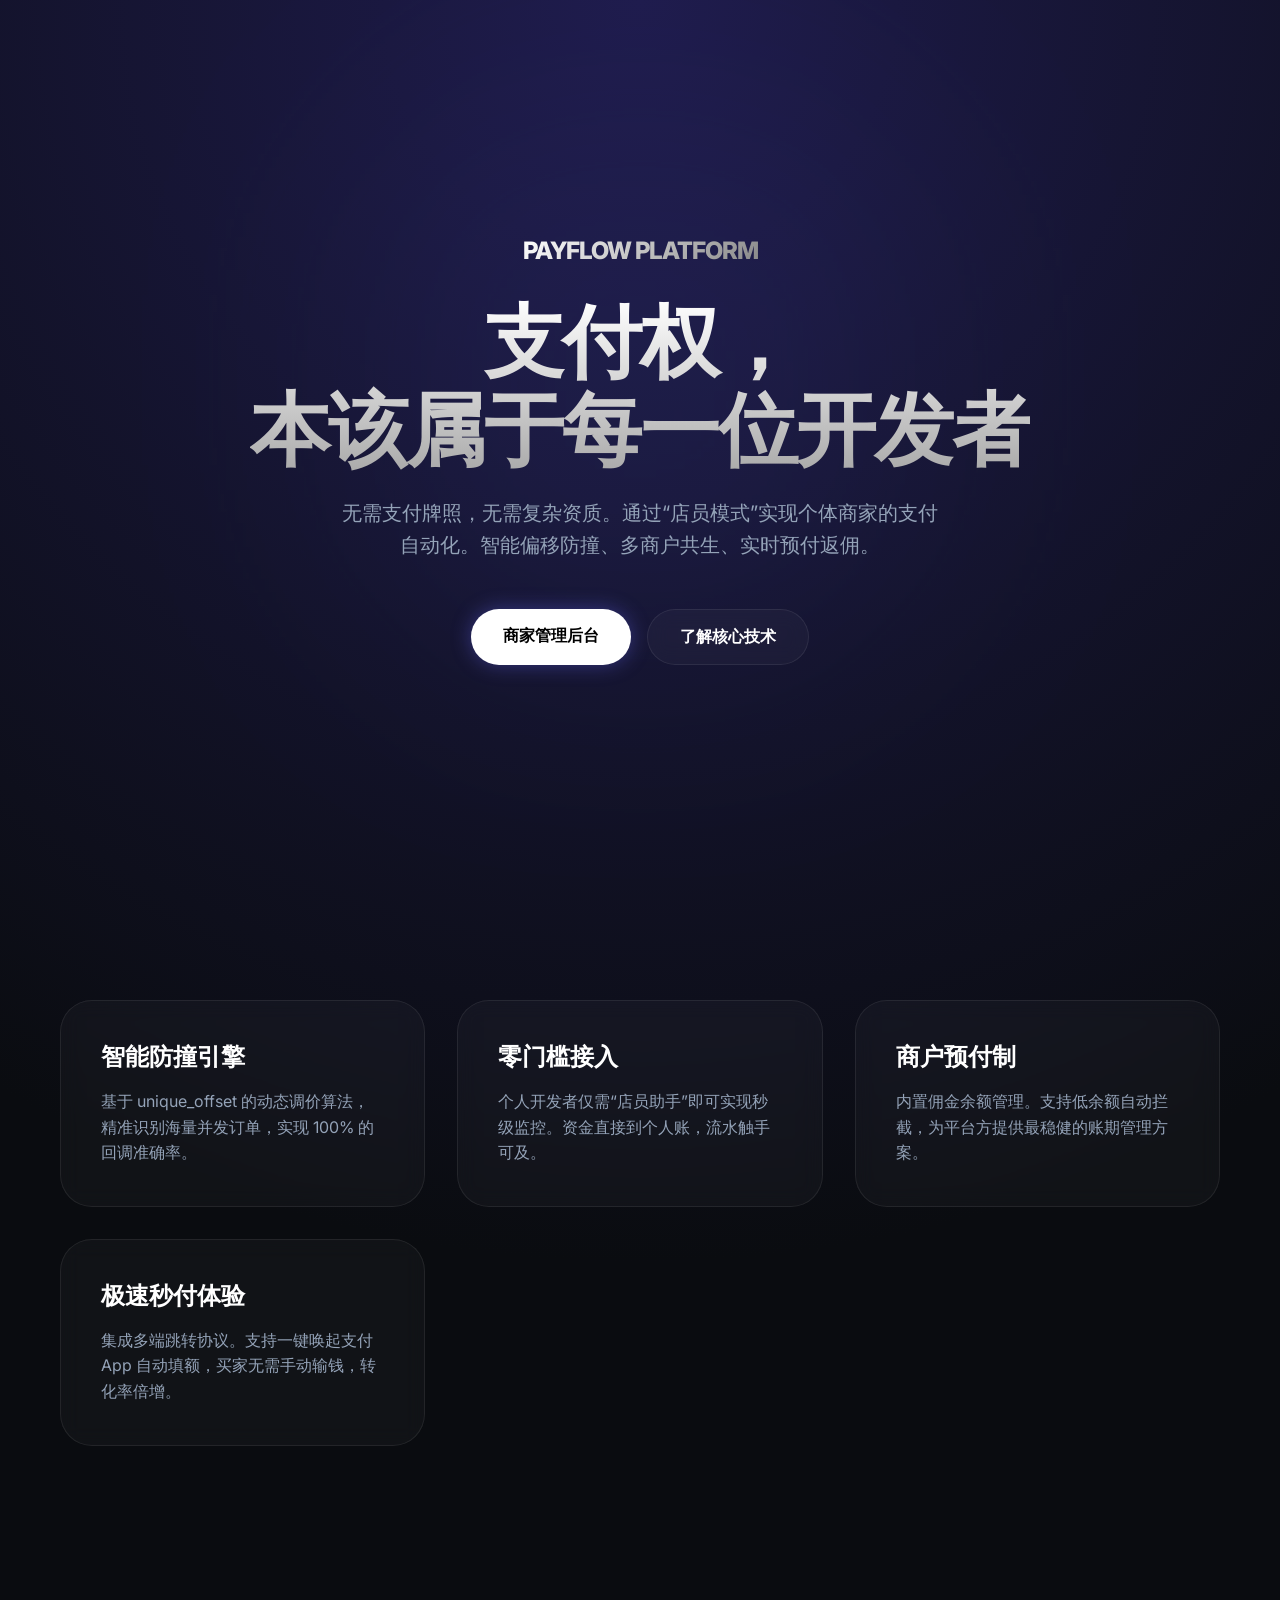
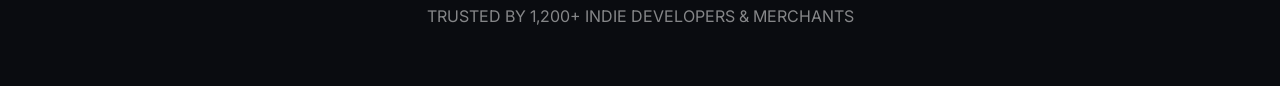
<file: frontend/index.html>
<!DOCTYPE html>
<html lang="zh-CN">
<head>
    <meta charset="UTF-8">
    <meta name="viewport" content="width=device-width, initial-scale=1.0">
    <title>PayFlow | 个体开发者的支付终极解决方案</title>
    <link rel="stylesheet" href="css/style.css">
    <link rel="preconnect" href="https://fonts.googleapis.com">
    <link rel="preconnect" href="https://fonts.gstatic.com" crossorigin>
    <link href="https://fonts.googleapis.com/css2?family=Inter:wght@400;600;800&display=swap" rel="stylesheet">
    <style>
        :root {
            --primary-bg: #0a0c10;
            --accent: #6366f1;
            --accent-glow: rgba(99, 102, 241, 0.4);
            --card-bg: rgba(255, 255, 255, 0.03);
            --card-border: rgba(255, 255, 255, 0.08);
        }

        body {
            background: radial-gradient(circle at 50% 0%, #1e1b4b 0%, var(--primary-bg) 70%);
            margin: 0;
            padding: 0;
            font-family: 'Inter', sans-serif;
            color: white;
            overflow-x: hidden;
        }

        .hero {
            height: 100vh;
            display: flex;
            flex-direction: column;
            align-items: center;
            justify-content: center;
            text-align: center;
            padding: 0 20px;
            position: relative;
        }

        .hero::before {
            content: '';
            position: absolute;
            top: 20%;
            width: 400px;
            height: 400px;
            background: var(--accent);
            filter: blur(150px);
            opacity: 0.15;
            z-index: -1;
        }

        .logo-text {
            font-size: 24px;
            font-weight: 800;
            background: linear-gradient(135deg, #fff 0%, #888 100%);
            -webkit-background-clip: text;
            -webkit-text-fill-color: transparent;
            margin-bottom: 2rem;
            letter-spacing: -1px;
        }

        h1 {
            font-size: clamp(2.5rem, 8vw, 5rem);
            font-weight: 800;
            line-height: 1.1;
            margin: 0 0 1.5rem 0;
            letter-spacing: -2px;
            background: linear-gradient(to bottom, #fff, #aaa);
            -webkit-background-clip: text;
            -webkit-text-fill-color: transparent;
        }

        .tagline {
            font-size: 1.25rem;
            color: #94a3b8;
            max-width: 600px;
            margin-bottom: 3rem;
            line-height: 1.6;
        }

        .cta-group {
            display: flex;
            gap: 1rem;
            flex-wrap: wrap;
            justify-content: center;
        }

        .btn-premium {
            background: white;
            color: black;
            padding: 16px 32px;
            border-radius: 99px;
            font-weight: 700;
            text-decoration: none;
            transition: all 0.3s ease;
            box-shadow: 0 0 20px var(--accent-glow);
        }

        .btn-premium:hover {
            transform: translateY(-2px);
            box-shadow: 0 0 40px var(--accent-glow);
        }

        .btn-outline {
            border: 1px solid var(--card-border);
            color: white;
            padding: 16px 32px;
            border-radius: 99px;
            font-weight: 700;
            text-decoration: none;
            transition: all 0.3s ease;
            background: var(--card-bg);
            backdrop-filter: blur(10px);
        }

        .btn-outline:hover {
            background: rgba(255,255,255,0.1);
        }

        .features {
            padding: 100px 20px;
            max-width: 1200px;
            margin: 0 auto;
            display: grid;
            grid-template-columns: repeat(auto-fit, minmax(280px, 1fr));
            gap: 2rem;
        }

        .f-card {
            background: var(--card-bg);
            border: 1px solid var(--card-border);
            padding: 40px;
            border-radius: 32px;
            backdrop-filter: blur(10px);
            transition: transform 0.3s ease;
        }

        .f-card:hover {
            transform: translateY(-5px);
            border-color: var(--accent);
        }

        .f-card h3 {
            margin: 0 0 1rem 0;
            font-size: 1.5rem;
            color: #fff;
        }

        .f-card p {
            color: #94a3b8;
            line-height: 1.6;
            margin: 0;
        }

        .stats {
            text-align: center;
            padding: 60px 20px;
            opacity: 0.5;
        }
    </style>
</head>
<body>
    <section class="hero">
        <div class="logo-text">PAYFLOW PLATFORM</div>
        <h1>支付权，<br>本该属于每一位开发者</h1>
        <p class="tagline">
            无需支付牌照，无需复杂资质。通过“店员模式”实现个体商家的支付自动化。智能偏移防撞、多商户共生、实时预付返佣。
        </p>
        <div class="cta-group">
            <a href="admin.html" class="btn-premium">商家管理后台</a>
            <a href="#features" class="btn-outline">了解核心技术</a>
        </div>
    </section>

    <div class="features" id="features">
        <div class="f-card">
            <h3>智能防撞引擎</h3>
            <p>基于 unique_offset 的动态调价算法，精准识别海量并发订单，实现 100% 的回调准确率。</p>
        </div>
        <div class="f-card">
            <h3>零门槛接入</h3>
            <p>个人开发者仅需“店员助手”即可实现秒级监控。资金直接到个人账，流水触手可及。</p>
        </div>
        <div class="f-card">
            <h3>商户预付制</h3>
            <p>内置佣金余额管理。支持低余额自动拦截，为平台方提供最稳健的账期管理方案。</p>
        </div>
        <div class="f-card">
            <h3>极速秒付体验</h3>
            <p>集成多端跳转协议。支持一键唤起支付 App 自动填额，买家无需手动输钱，转化率倍增。</p>
        </div>
    </div>

    <section class="stats">
        TRUSTED BY 1,200+ INDIE DEVELOPERS & MERCHANTS
    </section>

</body>
</html>
</file>
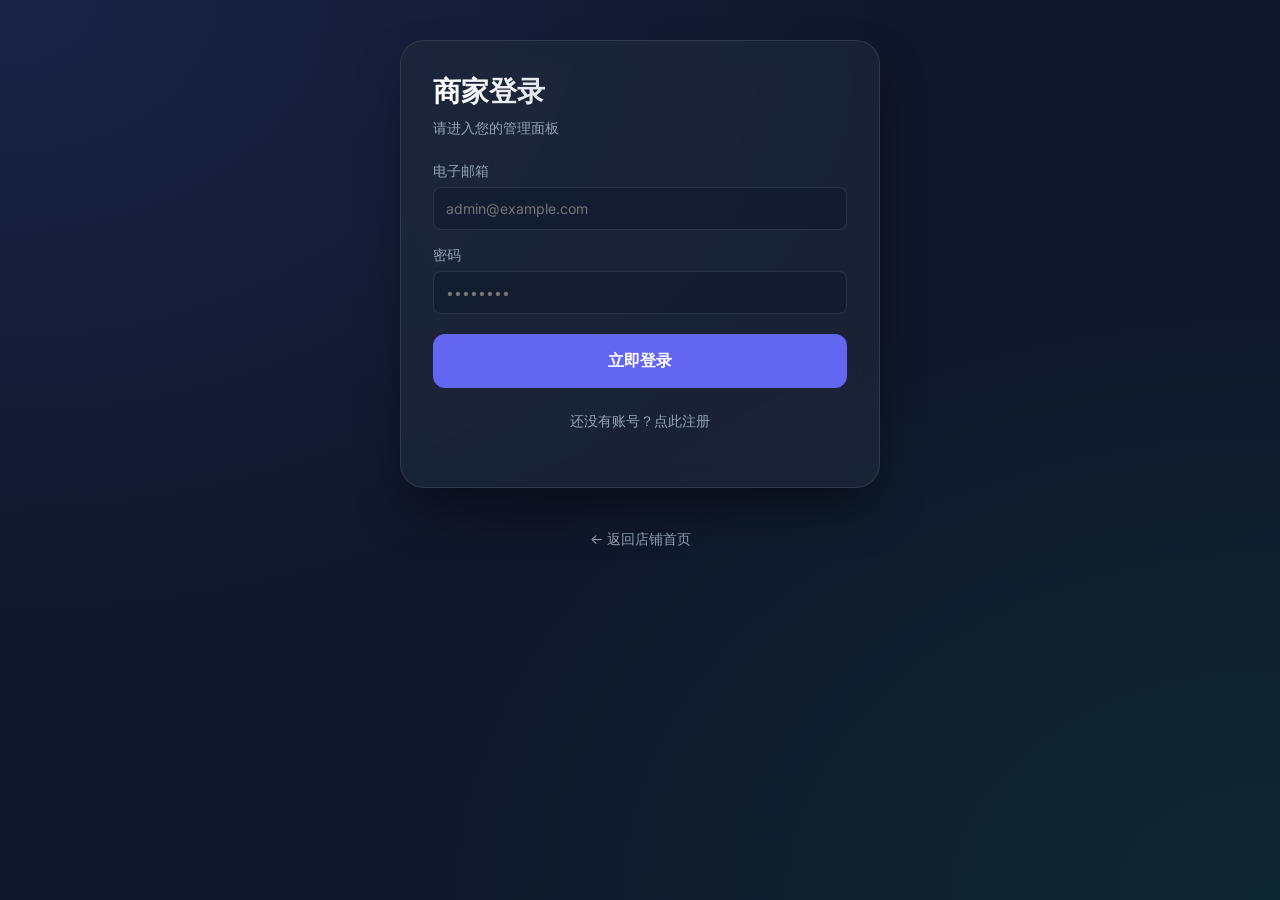
<file: frontend/admin.html>
<!DOCTYPE html>
<html lang="zh-CN">
<head>
    <meta charset="UTF-8">
    <meta name="viewport" content="width=device-width, initial-scale=1.0">
    <title>PayFlow 商家后台</title>
    <link rel="stylesheet" href="css/style.css">
    <link href="https://fonts.googleapis.com/css2?family=Inter:wght@400;600;800&display=swap" rel="stylesheet">
    <style>
        .admin-container { max-width: 1000px !important; }
        .stats-grid { display: grid; grid-template-columns: repeat(4, 1fr); gap: 16px; margin-bottom: 24px; }
        .stat-card { background: var(--glass-bg); padding: 16px; border-radius: 16px; border: 1px solid var(--glass-border); text-align: center; }
        .stat-val { font-size: 20px; font-weight: 800; color: var(--primary); margin-bottom: 4px; }
        .stat-label { font-size: 11px; color: var(--text-muted); text-transform: uppercase; letter-spacing: 1px; }
        
        /* Store Link Box */
        .store-url-box { background: rgba(59, 130, 246, 0.05); border: 1px dashed var(--primary); padding: 16px; border-radius: 12px; margin-bottom: 24px; display: flex; align-items: center; justify-content: space-between; }
        .url-text { font-family: monospace; color: var(--primary); font-size: 13px; }

        table { width: 100%; border-collapse: collapse; margin-top: 12px; color: var(--text-main); font-size: 14px; }
        th, td { text-align: left; padding: 12px; border-bottom: 1px solid var(--glass-border); }
        th { color: var(--text-muted); font-weight: 600; font-size: 12px; }
        
        .status-badge { padding: 4px 8px; border-radius: 6px; font-size: 11px; font-weight: 600; }
        .status-paid { background: rgba(16, 185, 129, 0.1); color: #10b981; }
        .status-pending { background: rgba(245, 158, 11, 0.1); color: #f59e0b; }
        .status-expired { background: rgba(239, 68, 68, 0.05); color: #94a3b8; }

        .btn-sm { padding: 6px 12px; font-size: 12px; width: auto; }
        
        .action-link { color: var(--primary); text-decoration: none; font-size: 13px; font-weight: 600; cursor: pointer; }
        
        /* Developer Settings */
        .dev-box { background: #1e293b; border-radius: 12px; padding: 16px; margin-top: 24px; border: 1px solid #334155; }
        .key-text { background: #0f172a; padding: 8px 12px; border-radius: 6px; font-family: monospace; color: #38bdf8; display: inline-block; margin: 8px 0; font-size: 13px; }
        
        .tab-btn { background: none; border: none; color: #94a3b8; padding: 8px 16px; cursor: pointer; font-size: 13px; border-bottom: 2px solid transparent; }
        .tab-btn.active { color: #38bdf8; border-bottom: 2px solid #38bdf8; }
        .tab-content { display: none; margin-top: 16px; }
        .tab-content.active { display: block; }

        ol { padding-left: 20px; color: #94a3b8; font-size: 12px; line-height: 1.8; }
        code { background: #0f172a; color: #38bdf8; padding: 2px 6px; border-radius: 4px; }
    </style>
</head>
<body>
    <div class="container admin-container">
        <!-- Dashboard Header -->
        <div style="display: flex; justify-content: space-between; align-items: center; margin-bottom: 24px;">
            <div>
                <h1 style="margin-bottom: 4px; font-size: 24px;">管理主页</h1>
                <p class="subtitle" id="merchant-email">加载中...</p>
            </div>
            <div style="display: flex; gap: 12px;">
                <button class="btn btn-secondary btn-sm" onclick="logout()">退出</button>
                <button class="btn btn-sm" onclick="showAddProduct()">+ 发布商品</button>
            </div>
        </div>

        <!-- Dashboard Stats -->
        <div class="stats-grid">
            <div class="stat-card" style="border-color: var(--primary); background: rgba(59, 130, 246, 0.1);">
                <div class="stat-val" id="stat-balance" style="color: #38bdf8;">¥0.00</div>
                <div class="stat-label">佣金余额 (积分)</div>
            </div>
            <div class="stat-card">
                <div class="stat-val" id="stat-sales">¥0.00</div>
                <div class="stat-label">成交总额</div>
            </div>
            <div class="stat-card">
                <div class="stat-val" id="stat-orders">0</div>
                <div class="stat-label">成品订单</div>
            </div>
            <div class="stat-card">
                <div class="stat-val" id="stat-pending" style="color: #f59e0b;">0</div>
                <div class="stat-label">待支付</div>
            </div>
        </div>

        <!-- Sharing Links -->
        <div class="store-url-box">
            <div>
                <div style="font-size: 11px; font-weight: 600; color: var(--text-muted); margin-bottom: 4px;">店铺公开链接:</div>
                <div class="url-text" id="store-url-display">...</div>
            </div>
            <button class="btn btn-sm" style="background:var(--primary);" onclick="copyToClipboard('store-url-display', '店铺链接已复制')">复制链接</button>
        </div>

        <!-- Recent Orders -->
        <div class="card" style="margin-bottom: 24px;">
            <div style="display: flex; justify-content: space-between; align-items: center; margin-bottom: 12px;">
                <h2 style="font-size: 18px;">最近订单 (实时更新)</h2>
                <span class="action-link" onclick="fetchOrders()">刷新</span>
            </div>
            <div id="orders-list-container">
                <table>
                    <thead>
                        <tr>
                            <th style="text-align: left; padding: 12px;">时间</th>
                            <th style="text-align: left; padding: 12px;">订单 ID (点击复制)</th>
                            <th style="text-align: left; padding: 12px;">商品</th>
                            <th style="text-align: left; padding: 12px;">订单金额</th>
                            <th style="text-align: left; padding: 12px;">手续费</th>
                            <th style="text-align: left; padding: 12px;">状态</th>
                            <th style="text-align: left; padding: 12px;">操作</th>
                        </tr>
                    </thead>
                    <tbody id="orders-list">
                        <!-- Orders will be loaded here -->
                    </tbody>
                </table>
            </div>
        </div>

        <!-- Product List -->
        <div class="card" style="margin-top: 32px;">
            <div style="display: flex; justify-content: space-between; align-items: center; margin-bottom: 24px;">
                <h2 style="margin: 0; font-size: 18px;">商品管理</h2>
                <button class="btn btn-sm" onclick="showAddProduct()">+ 发布新商品</button>
            </div>
            <table style="width: 100%; border-collapse: collapse;">
                <thead>
                    <tr style="border-bottom: 1px solid var(--glass-border);">
                        <th style="text-align: left; padding: 12px;">名称</th>
                        <th style="text-align: left; padding: 12px;">价格</th>
                        <th style="text-align: right; padding: 12px;">预览</th>
                        <th style="text-align: right; padding: 12px;">操作</th>
                    </tr>
                </thead>
                <tbody id="products-list">
                    <!-- Products will be loaded here -->
                </tbody>
            </table>
        </div>

        <!-- Automation Settings (Zero-App config) -->
        <div class="dev-box">
            <div style="display: flex; border-bottom: 1px solid #334155; margin-bottom: 16px;">
                <button class="tab-btn active" onclick="switchTab('tab-email')">方案 A：邮件监控 (零 App)</button>
                <button class="tab-btn" onclick="switchTab('tab-app')">方案 B：App 监控</button>
            </div>

            <!-- Email Setup -->
            <div id="tab-email" class="tab-content active">
                <p style="font-size: 13px; color: #e2e8f0; margin-bottom: 8px;"><b>推荐：设置简单，无需挂机</b></p>
                <div style="display: flex; gap: 12px; margin-bottom: 16px;">
                    <div style="flex: 1;">
                        <label style="font-size: 11px; color: #94a3b8; display: block; margin-bottom: 4px;">我的转发来源邮箱 (用于监控回执):</label>
                        <input type="email" id="merchant-source-email" placeholder="例如: yourname@qq.com" style="background:#0f172a; border:1px solid #334155; color:white; padding:8px; border-radius:6px; width:100%;">
                    </div>
                    <div style="flex: 2;">
                        <label style="font-size: 11px; color: #94a3b8; display: block; margin-bottom: 4px;">
                            我的支付宝 UID (开启一键秒付): 
                            <a href="javascript:void(0)" onclick="document.getElementById('uid-guide-box').style.display = document.getElementById('uid-guide-box').style.display === 'none' ? 'block' : 'none'" style="color:#38bdf8;text-decoration:none;">[获取指南]</a>
                        </label>
                        <input type="text" id="merchant-alipay-uid" placeholder="2088xxxx" style="background:#0f172a; border:1px solid #334155; color:#38bdf8; padding:12px; border-radius:8px; width:100%; box-sizing: border-box;">
                        <div id="uid-guide-box" style="display:none; background: #0f172a; border: 1px solid #334155; padding: 16px; border-radius: 12px; margin-top: 12px; font-size: 12px; color: #e2e8f0; line-height: 1.8; box-shadow: 0 4px 12px rgba(0,0,0,0.5);">
                            <p style="margin: 0 0 8px 0; color: #38bdf8; font-weight: bold;">💡 获取步骤：</p>
                            1. 点击登录 <a href="https://b.alipay.com/page/account-center/account-info" target="_blank" style="color:#38bdf8; font-weight:bold; text-decoration: underline;">[支付宝商家中心]</a><br>
                            2. 依次进入：账户中心 -> 账户信息<br>
                            3. 复制 <b>2088</b> 开头的 16 位数字填入上方。
                        </div>
                    </div>
                    <div style="align-self: flex-end;">
                        <button class="btn btn-sm" onclick="saveSettings()">保存配置</button>
                    </div>
                </div>
                <div style="background: #0f172a; padding: 12px; border-radius: 8px;">
                    <p style="color: white; font-size: 12px; margin-bottom: 8px;">配置步骤：</p>
                    <ol>
                        <li>在支付宝/微信中开启“支付成功邮件提醒”。</li>
                        <li>在你的邮箱设置中，添加一条自动转发规则。</li>
                        <li>将所有来自 <code>service@alipay.com</code> 或 <code>wechatpay@tencent.com</code> 的邮件转发至：<code id="platform-mail">zclee520@163.com</code></li>
                        <li>在此页面上方填入你的发信邮箱并保存。</li>
                    </ol>
                </div>
            </div>

            <!-- App Setup -->
            <div id="tab-app" class="tab-content">
                <p style="font-size: 13px; color: #e2e8f0; margin-bottom: 8px;"><b>使用 V免签助手 等 Android 监听工具</b></p>
                <div style="margin-bottom: 16px;">
                    <div style="font-size: 11px; color: #94a3b8; margin-bottom: 4px;">回调地址 (Callback URL):</div>
                    <code class="url-text" id="callback-url-display">...</code>
                    <div style="font-size: 11px; color: #94a3b8; margin-top: 12px; margin-bottom: 4px;">通讯密钥 (Callback Key):</div>
                    <code class="key-text" id="callback-key-display">...</code>
                </div>
                <ol>
                    <li>下载并安装监控端 App，开启通知读取权限。</li>
                    <li>在 App 设置中填入上方提供的 URL 和 Key。</li>
                    <li>保持手机后台运行即可自动发货。</li>
                </ol>
            </div>
        </div>

        <!-- Create Product Modal Overlay -->
        <div id="modal-overlay" style="display: none; position: fixed; top: 0; left: 0; width: 100%; height: 100%; background: rgba(0,0,0,0.7); backdrop-filter: blur(8px); z-index: 1000; align-items: center; justify-content: center;">
            <div class="card" id="add-product-form" style="width: 100%; max-width: 500px; margin: 20px; box-shadow: 0 20px 50px rgba(0,0,0,0.5);">
                <div style="display: flex; justify-content: space-between; align-items: center; margin-bottom: 20px;">
                    <h2 style="margin: 0; font-size: 20px;">发布新商品</h2>
                    <span style="cursor: pointer; font-size: 24px; color: var(--text-muted);" onclick="hideAddProduct()">&times;</span>
                </div>
                <form id="product-form">
                    <div class="form-group">
                        <label>商品名称</label>
                        <input type="text" name="name" placeholder="例如：永久会员账号" required>
                    </div>
                    <div class="form-group" style="display: flex; gap: 20px;">
                        <div style="flex: 1;">
                            <label>价格 (元)</label>
                            <input type="number" step="0.01" name="price" placeholder="9.90" required>
                        </div>
                        <div style="flex: 1;">
                            <label>发货类型</label>
                            <select name="delivery_type">
                                <option value="link">外部链接</option>
                                <option value="text">卡密/固定文字</option>
                            </select>
                        </div>
                    </div>
                    <div class="form-group">
                        <label>发货内容</label>
                        <textarea name="delivery_content" rows="3" placeholder="购买后自动显示的内容..." required></textarea>
                    </div>
                    <div class="form-group">
                        <label>我的收款码图片 (需带金额或通用码)</label>
                        <input type="file" name="qr_code" accept="image/*" required>
                    </div>
                    <div style="display: flex; gap: 12px; margin-top: 24px;">
                        <button type="submit" class="btn" style="flex: 2;">保存并上架</button>
                        <button type="button" class="btn btn-secondary" style="flex: 1;" onclick="hideAddProduct()">取消</button>
                    </div>
                </form>
            </div>
        </div>
    </div>

    <script>
        const API_BASE = (window.location.protocol === "file:" || window.location.hostname === "localhost")
            ? "http://localhost:8000/api" 
            : "/api";

        const token = localStorage.getItem("payflow_token");
        if (!token) { window.location.href = "login.html"; }

        document.addEventListener("DOMContentLoaded", () => {
            refreshData();
            // Auto refresh stats/orders every 10 seconds
            setInterval(refreshData, 10000);
            try {
                const payload = JSON.parse(atob(token.split('.')[1]));
                document.getElementById("merchant-email").innerText = payload.sub;
            } catch(e) {}
        });

        function refreshData() {
            fetchStats();
            fetchProducts();
            fetchOrders();
        }

        async function fetchStats() {
            try {
                const res = await fetch(`${API_BASE}/merchant/stats`, {
                    headers: { "Authorization": `Bearer ${token}` }
                });
                if (res.ok) {
                    const stats = await res.json();
                    document.getElementById("stat-sales").innerText = `¥${stats.total_sales.toFixed(2)}`;
                    document.getElementById("stat-orders").innerText = stats.order_count;
                    document.getElementById("stat-pending").innerText = stats.pending_orders;
                    
                    document.getElementById("callback-key-display").innerText = stats.callback_key;
                    document.getElementById("callback-url-display").innerText = `${window.location.origin}/api/callback/notify`;
                    document.getElementById("merchant-source-email").value = stats.merchant_email || "";
                    document.getElementById("merchant-alipay-uid").value = stats.alipay_uid || "";
                    
                    const merchantId = stats.merchant_id;
                    document.getElementById("store-url-display").innerText = `${window.location.origin}/store.html?merchant=${merchantId}`;
                    
                    // Super Admin Special Handling
                    if (stats.is_superadmin) {
                        const emailEl = document.getElementById("merchant-email");
                        if (!emailEl.innerHTML.includes("SUPER ADMIN")) {
                            emailEl.innerHTML += ' <span style="background:linear-gradient(135deg,#3b82f6,#6366f1); color:white; padding:2px 8px; border-radius:6px; font-size:10px; font-weight:800; margin-left:8px; vertical-align:middle; box-shadow: 0 0 10px rgba(99,102,241,0.5);">SUPER ADMIN</span>';
                        }
                        document.getElementById("stat-balance").innerText = "UNLIMITED";
                        document.getElementById("stat-balance").style.color = "#38bdf8";
                    } else {
                        document.getElementById("stat-balance").innerText = `¥${stats.points_balance.toFixed(2)}`;
                        if (stats.points_balance <= 0) {
                            document.getElementById("stat-balance").style.color = "#ef4444";
                        } else {
                            document.getElementById("stat-balance").style.color = "#38bdf8";
                        }
                    }
                }
            } catch (err) {}
        }

        async function saveSettings() {
            const email = document.getElementById("merchant-source-email").value;
            const alipayUid = document.getElementById("merchant-alipay-uid").value;
            const formData = new FormData();
            formData.append("merchant_email", email);
            if (alipayUid) formData.append("alipay_uid", alipayUid);

            try {
                const res = await fetch(`${API_BASE}/merchant/settings`, {
                    method: "POST",
                    headers: { "Authorization": `Bearer ${token}` },
                    body: formData
                });
                if (res.ok) alert("设置已保存！佣金充足时即可自动化发货。");
            } catch (err) { alert("保存失败"); }
        }

        async function fetchOrders() {
            try {
                const res = await fetch(`${API_BASE}/merchant/orders`, { headers: { "Authorization": `Bearer ${token}` } });
                const orders = await res.json();
                const ordersList = document.getElementById("orders-list");
                ordersList.innerHTML = "";
                orders.forEach(o => {
                    const row = document.createElement("tr");
                    const fullNo = o.order_no || `ORD-${o.id}`;
                    const action = o.status === 'pending' ? `<button class="btn btn-sm" onclick="confirmOrder(${o.id})">标记到账</button>` : '';
                    
                    // Local Time Conversion
                    const localTime = o.created_at ? new Date(o.created_at).toLocaleTimeString() : "--:--:--";
                    
                    // Status Badge Mapping
                    let statusHtml = "";
                    if (o.status === "paid") statusHtml = '<span class="status-badge status-paid">已支付</span>';
                    else if (o.status === "pending") statusHtml = '<span class="status-badge status-pending">进行中</span>';
                    else statusHtml = '<span class="status-badge status-expired">已失效</span>';

                    row.innerHTML = `
                        <td style="padding: 12px; font-size: 11px; color: var(--text-muted);">${localTime}</td>
                        <td style="padding: 12px;"><code onclick="copyToClipboard('${fullNo}', '订单号已复制')" style="cursor: pointer; background: rgba(56,189,248,0.1); color: #38bdf8; padding: 2px 6px; border-radius: 4px; font-size: 11px;">${fullNo}</code></td>
                        <td style="padding: 12px; font-weight: 600;">${o.product_name}</td>
                        <td style="padding: 12px; font-weight: 800; color: #38bdf8;">¥${o.amount.toFixed(2)}</td>
                        <td style="padding: 12px; color: #ef4444; font-size: 12px;">- ¥${(o.amount - o.net_profit).toFixed(2)}</td>
                        <td style="padding: 12px;">${statusHtml}</td>
                        <td style="padding: 12px;">${action}</td>
                    `;
                    ordersList.appendChild(row);
                });
            } catch (err) {}
        }

        async function confirmOrder(id) {
            if (!confirm("确认到账？")) return;
            try {
                const res = await fetch(`${API_BASE}/orders/${id}/confirm`, {
                    method: "POST",
                    headers: { "Authorization": `Bearer ${token}` }
                });
                if (res.ok) refreshData();
            } catch (err) {}
        }

        function switchTab(tabId) {
            document.querySelectorAll('.tab-content').forEach(c => c.classList.remove('active'));
            document.querySelectorAll('.tab-btn').forEach(b => b.classList.remove('active'));
            document.getElementById(tabId).classList.add('active');
            event.target.classList.add('active');
        }

        async function fetchProducts() {
            try {
                const res = await fetch(`${API_BASE}/products`, { headers: { "Authorization": `Bearer ${token}` } });
                const products = await res.json();
                const productsList = document.getElementById("products-list");
                productsList.innerHTML = "";
                products.forEach(p => {
                    const row = document.createElement("tr");
                    row.style.borderBottom = "1px solid rgba(255,255,255,0.05)";
                    row.innerHTML = `
                        <td style="padding: 12px;">${p.name}</td>
                        <td style="padding: 12px;">¥${p.price.toFixed(2)}</td>
                        <td style="padding: 12px; text-align: right;"><a href="pay.html?id=${p.id}" target="_blank" style="color: #6366f1; text-decoration: none;">预览</a></td>
                        <td style="padding: 12px; text-align: right;"><button onclick="deleteProduct(${p.id})" style="background: none; border: none; color: #ef4444; cursor: pointer; font-size: 13px;">删除</button></td>
                    `;
                    productsList.appendChild(row);
                });
            } catch (err) {}
        }

        function copyToClipboard(val, msg) {
            // Check if val is an element ID or a raw string
            const text = document.getElementById(val) ? document.getElementById(val).innerText : val;
            navigator.clipboard.writeText(text).then(() => { alert(msg); });
        }

        async function deleteProduct(productId) {
            if (!confirm("确定要删除这个商品吗？删除后买家将无法访问，此操作不可恢复。")) return;
            try {
                const res = await fetch(`${API_BASE}/products/${productId}`, { method: "DELETE", headers: { "Authorization": `Bearer ${token}` } });
                if (res.ok) { refreshData(); }
            } catch (err) { alert("删除失败"); }
        }

        function showAddProduct() { document.getElementById("modal-overlay").style.display = "flex"; }
        function hideAddProduct() { document.getElementById("modal-overlay").style.display = "none"; }
        function logout() { localStorage.removeItem("payflow_token"); window.location.href = "login.html"; }

        document.getElementById("product-form").onsubmit = async (e) => {
            e.preventDefault();
            const formData = new FormData(e.target);
            try {
                const res = await fetch(`${API_BASE}/products`, { method: "POST", headers: { "Authorization": `Bearer ${token}` }, body: formData });
                if (res.ok) { hideAddProduct(); refreshData(); e.target.reset(); }
            } catch (err) { alert("上传失败，请检查网络或控制台日志"); }
        };
    </script>
</body>
</html>
</file>
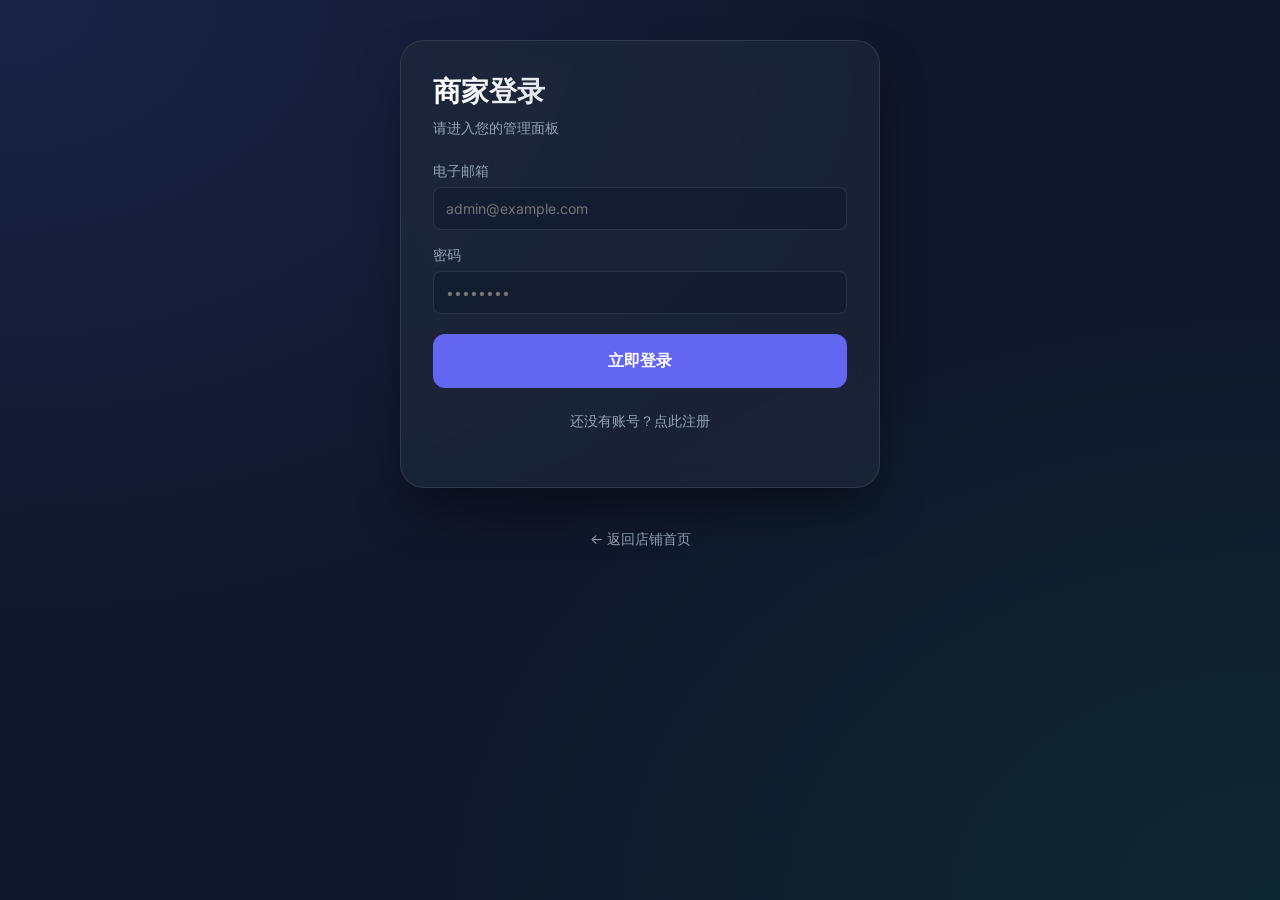
<file: frontend/login.html>
<!DOCTYPE html>
<html lang="zh-CN">
<head>
    <meta charset="UTF-8">
    <meta name="viewport" content="width=device-width, initial-scale=1.0">
    <title>PayFlow - 商家登录</title>
    <link rel="stylesheet" href="css/style.css">
    <link href="https://fonts.googleapis.com/css2?family=Inter:wght@400;600;800&display=swap" rel="stylesheet">
</head>
<body>
    <div class="container">
        <div class="card">
            <h1 id="auth-title">商家登录</h1>
            <p class="subtitle" id="auth-subtitle">请进入您的管理面板</p>
            
            <form id="login-form">
                <div class="form-group">
                    <label>电子邮箱</label>
                    <input type="email" id="email" placeholder="admin@example.com" required>
                </div>
                <div class="form-group">
                    <label>密码</label>
                    <input type="password" id="password" placeholder="••••••••" required>
                </div>
                
                <button type="submit" class="btn" id="submit-btn" style="margin-top: 20px;">
                    立即登录
                </button>
                
                <p class="subtitle" style="text-align: center; margin-top: 24px; cursor: pointer;" onclick="toggleMode()">
                    <span id="toggle-text">还没有账号？点此注册</span>
                </p>
            </form>
        </div>

        <div style="margin-top: 40px; text-align: center;">
            <a href="index.html" style="color: var(--text-muted); text-decoration: none; font-size: 14px;">← 返回店铺首页</a>
        </div>
    </div>

    <script>
        // Detect API base URL: Handle local file opening and localhost development
        const API_BASE = (window.location.protocol === "file:" || window.location.hostname === "localhost")
            ? "http://localhost:8000/api" 
            : "/api";
        
        let isRegister = false;

        function toggleMode() {
            isRegister = !isRegister;
            document.getElementById("auth-title").innerText = isRegister ? "商家注册" : "商家登录";
            document.getElementById("submit-btn").innerText = isRegister ? "立即注册" : "立即登录";
            document.getElementById("toggle-text").innerText = isRegister ? "已有账号？去登录" : "还没有账号？点此注册";
        }

        document.getElementById("login-form").onsubmit = async (e) => {
            e.preventDefault();
            const email = document.getElementById("email").value;
            const password = document.getElementById("password").value;
            const btn = document.getElementById("submit-btn");
            
            btn.disabled = true;
            btn.innerText = "处理中...";

            try {
                if (isRegister) {
                    // Register
                    const formData = new FormData();
                    formData.append("email", email);
                    formData.append("password", password);
                    
                    const res = await fetch(`${API_BASE}/auth/register`, {
                        method: "POST",
                        body: formData
                    });
                    
                    if (res.ok) {
                        alert("注册成功，请重新登录");
                        toggleMode();
                    } else {
                        const data = await res.json();
                        alert(data.detail || "注册失败");
                    }
                } else {
                    // Login
                    const formData = new FormData();
                    formData.append("username", email);
                    formData.append("password", password);
                    
                    const res = await fetch(`${API_BASE}/auth/login`, {
                        method: "POST",
                        body: formData
                    });
                    
                    if (res.ok) {
                        const data = await res.json();
                        localStorage.setItem("payflow_token", data.access_token);
                        window.location.href = "admin.html";
                    } else if (res.status === 404) {
                        alert("账号不存在，点击下方链接进行注册");
                        if (!isRegister) toggleMode();
                    } else if (res.status === 401) {
                        alert("密码错误，请检查后再试");
                    } else {
                        const data = await res.json();
                        alert(data.detail || "登录失败");
                    }
                }
            } catch (err) {
                console.error("Fetch Error:", err);
                alert("连接服务器失败！说明：\n1. 请检查网络是否正常\n2. 请确认 Vercel 环境变量（如 DATABASE_URL）已配置正确\n3. 如果是本地测试，请确保后端 8000 端口已启动");
            } finally {
                btn.disabled = false;
                btn.innerText = isRegister ? "立即注册" : "立即登录";
            }
        };
    </script>
</body>
</html>
</file>
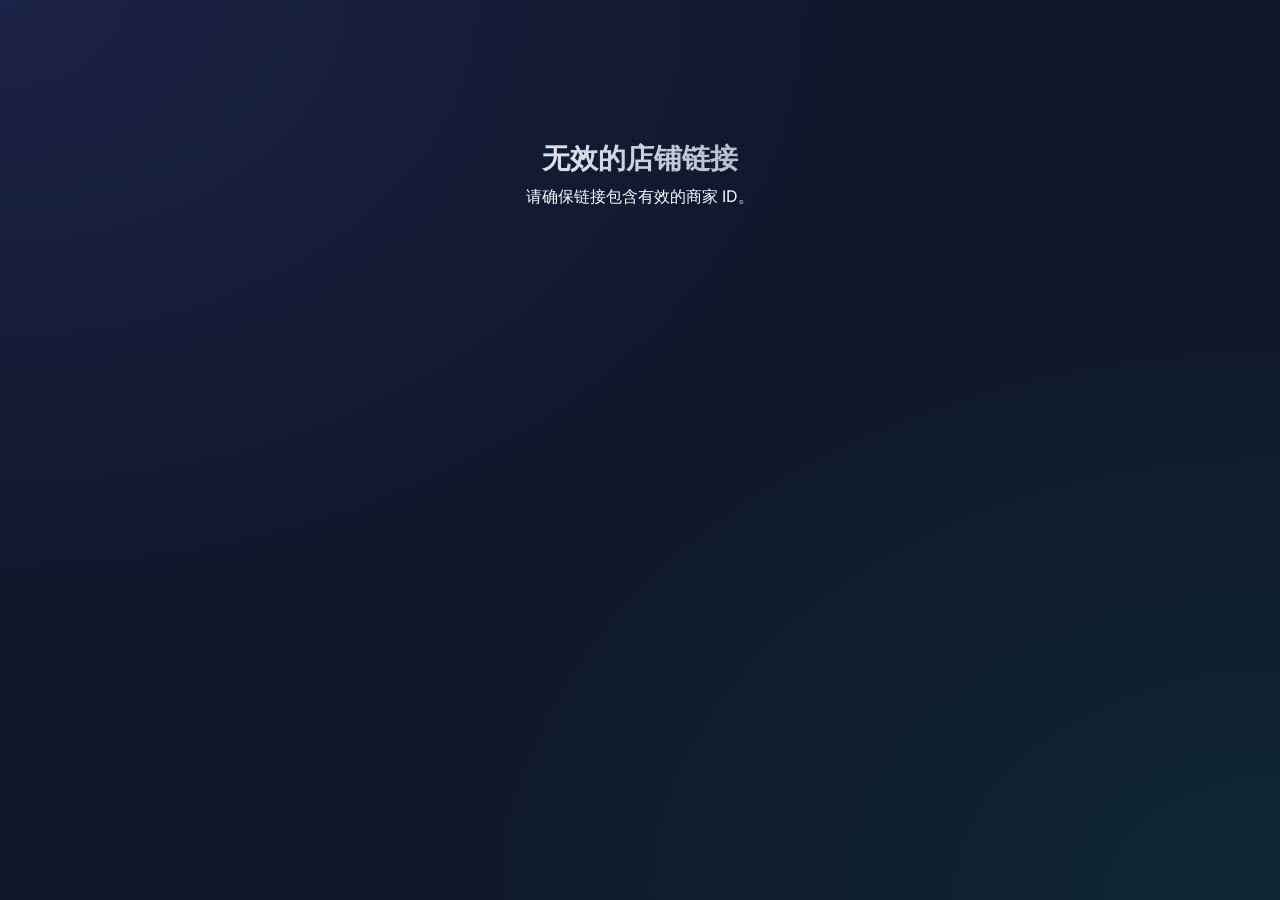
<file: frontend/store.html>
<!DOCTYPE html>
<html lang="zh-CN">
<head>
    <meta charset="UTF-8">
    <meta name="viewport" content="width=device-width, initial-scale=1.0">
    <title>商家店铺 - PayFlow</title>
    <link rel="stylesheet" href="css/style.css">
    <link href="https://fonts.googleapis.com/css2?family=Inter:wght@400;600;800&display=swap" rel="stylesheet">
    <style>
        .store-header { text-align: center; margin-bottom: 48px; }
        .merchant-avatar { width: 80px; height: 80px; background: var(--primary-gradient); border-radius: 50%; margin: 0 auto 16px; display: flex; align-items: center; justify-content: center; font-size: 32px; font-weight: 800; color: white; }
        
        .product-grid { display: grid; grid-template-columns: repeat(auto-fill, minmax(280px, 1fr)); gap: 24px; }
        .product-card { background: var(--glass-bg); border: 1px solid var(--glass-border); border-radius: 20px; padding: 24px; transition: transform 0.3s ease, box-shadow 0.3s ease; cursor: pointer; display: flex; flex-direction: column; height: 100%; }
        .product-card:hover { transform: translateY(-8px); box-shadow: 0 12px 24px rgba(0,0,0,0.2); border-color: var(--primary); }
        
        .p-name { font-size: 18px; font-weight: 800; margin-bottom: 8px; color: var(--text-main); }
        .p-price { font-size: 22px; font-weight: 800; color: var(--primary); margin-bottom: 16px; }
        .p-desc { font-size: 14px; color: var(--text-muted); margin-bottom: 24px; flex-grow: 1; min-height: 40px; }
        
        .buy-btn-sm { width: 100%; padding: 12px; background: var(--primary-gradient); border: none; border-radius: 12px; color: white; font-weight: 600; cursor: pointer; transition: opacity 0.2s; }
        
        .empty-state { text-align: center; padding: 60px 0; color: var(--text-muted); }
    </style>
</head>
<body>
    <div class="container" style="max-width: 1000px;">
        <div class="store-header">
            <div class="merchant-avatar" id="avatar">?</div>
            <h1 id="shop-name">商家店铺</h1>
            <p class="subtitle" id="shop-email">欢迎光临我们的数字商店</p>
        </div>

        <div id="product-list" class="product-grid">
            <!-- Products will be loaded here -->
        </div>

        <div id="empty-msg" class="empty-state" style="display: none;">
            <p>该商家暂时没有上架商品</p>
        </div>

        <footer style="margin-top: 80px; text-align: center; color: var(--text-muted); font-size: 14px;">
            Powered by PayFlow - 个人数字产品聚合支付平台
        </footer>
    </div>

    <script>
        const API_BASE = (window.location.protocol === "file:" || window.location.hostname === "localhost")
            ? "http://localhost:8000/api" 
            : "/api";

        const urlParams = new URLSearchParams(window.location.search);
        let merchantId = urlParams.get('merchant');

        if (!merchantId || merchantId === "undefined" || merchantId === "null") {
            document.body.innerHTML = '<div class="container" style="text-align:center;margin-top:100px;"><h1>无效的店铺链接</h1><p>请确保链接包含有效的商家 ID。</p></div>';
        } else {
            loadStore();
        }

        async function loadStore() {
            try {
                // Load Merchant Info
                const infoRes = await fetch(`${API_BASE}/merchants/${merchantId}/info`);
                if (infoRes.ok) {
                    const info = await infoRes.json();
                    document.getElementById("shop-name").innerText = info.email.split('@')[0] + " 的小店";
                    document.getElementById("shop-email").innerText = info.email;
                    document.getElementById("avatar").innerText = info.email[0].toUpperCase();
                }

                // Load Products
                const res = await fetch(`${API_BASE}/merchants/${merchantId}/products`);
                const products = await res.json();
                const container = document.getElementById("product-list");

                if (products.length === 0) {
                    document.getElementById("empty-msg").style.display = "block";
                    return;
                }

                products.forEach(p => {
                    const card = document.createElement("div");
                    card.className = "product-card";
                    card.onclick = () => window.location.href = `pay.html?id=${p.id}`;
                    card.innerHTML = `
                        <div class="p-name">${p.name}</div>
                        <div class="p-price">¥${p.price.toFixed(2)}</div>
                        <div class="p-desc">${p.description || '全自动秒发货'}</div>
                        <button class="buy-btn-sm">查看详情</button>
                    `;
                    container.appendChild(card);
                });
            } catch (err) {
                console.error(err);
                alert("加载店铺失败，请稍后刷新重试");
            }
        }
    </script>
</body>
</html>
</file>
<file: frontend/css/style.css>
:root {
    --primary: #6366f1;
    --primary-hover: #4f46e5;
    --bg-dark: #0f172a;
    --card-bg: rgba(30, 41, 59, 0.7);
    --text-main: #f8fafc;
    --text-muted: #94a3b8;
    --success: #10b981;
    --glass-border: rgba(255, 255, 255, 0.1);
}

* {
    margin: 0;
    padding: 0;
    box-sizing: border-box;
    font-family: 'Inter', -apple-system, sans-serif;
}

body {
    background-color: var(--bg-dark);
    background-image: 
        radial-gradient(at 0% 0%, rgba(99, 102, 241, 0.15) 0px, transparent 50%),
        radial-gradient(at 100% 100%, rgba(16, 185, 129, 0.1) 0px, transparent 50%);
    color: var(--text-main);
    min-height: 100vh;
    display: flex;
    flex-direction: column;
    align-items: center;
    padding: 40px 20px;
}

.container {
    width: 100%;
    max-width: 480px;
}

.card {
    background: var(--card-bg);
    backdrop-filter: blur(12px);
    -webkit-backdrop-filter: blur(12px);
    border: 1px solid var(--glass-border);
    border-radius: 24px;
    padding: 32px;
    box-shadow: 0 25px 50px -12px rgba(0, 0, 0, 0.5);
    transition: transform 0.3s ease;
}

.card:hover {
    transform: translateY(-4px);
}

h1 {
    font-size: 28px;
    font-weight: 800;
    margin-bottom: 8px;
    background: linear-gradient(to right, #fff, #94a3b8);
    -webkit-background-clip: text;
    -webkit-text-fill-color: transparent;
}

p.subtitle {
    color: var(--text-muted);
    font-size: 14px;
    margin-bottom: 24px;
}

.price-tag {
    font-size: 42px;
    font-weight: 800;
    color: var(--primary);
    margin: 20px 0;
    display: flex;
    align-items: baseline;
    gap: 4px;
}

.price-tag span {
    font-size: 20px;
}

.qr-container {
    background: white;
    padding: 16px;
    border-radius: 16px;
    margin: 24px 0;
    display: flex;
    justify-content: center;
    border: 4px solid var(--primary);
}

.qr-container img {
    width: 100%;
    max-width: 200px;
    height: auto;
}

.btn {
    width: 100%;
    padding: 16px;
    border-radius: 12px;
    border: none;
    background: var(--primary);
    color: white;
    font-size: 16px;
    font-weight: 600;
    cursor: pointer;
    transition: background 0.2s, transform 0.1s;
    display: flex;
    justify-content: center;
    align-items: center;
    gap: 8px;
}

.btn:hover {
    background: var(--primary-hover);
}

.btn-secondary {
    background: rgba(255, 255, 255, 0.05);
    margin-top: 12px;
}

.alert {
    background: rgba(16, 185, 129, 0.1);
    border: 1px solid rgba(16, 185, 129, 0.2);
    padding: 16px;
    border-radius: 12px;
    margin-top: 24px;
    display: none;
}

.alert.show {
    display: block;
    animation: fadeIn 0.5s ease;
}

@keyframes fadeIn {
    from { opacity: 0; transform: translateY(10px); }
    to { opacity: 1; transform: translateY(0); }
}

.form-group {
    margin-bottom: 16px;
}

.form-group label {
    display: block;
    font-size: 14px;
    color: var(--text-muted);
    margin-bottom: 6px;
}

input, select, textarea {
    width: 100%;
    padding: 12px;
    background: rgba(15, 23, 42, 0.5);
    border: 1px solid var(--glass-border);
    border-radius: 8px;
    color: white;
    font-size: 14px;
}
</file>
